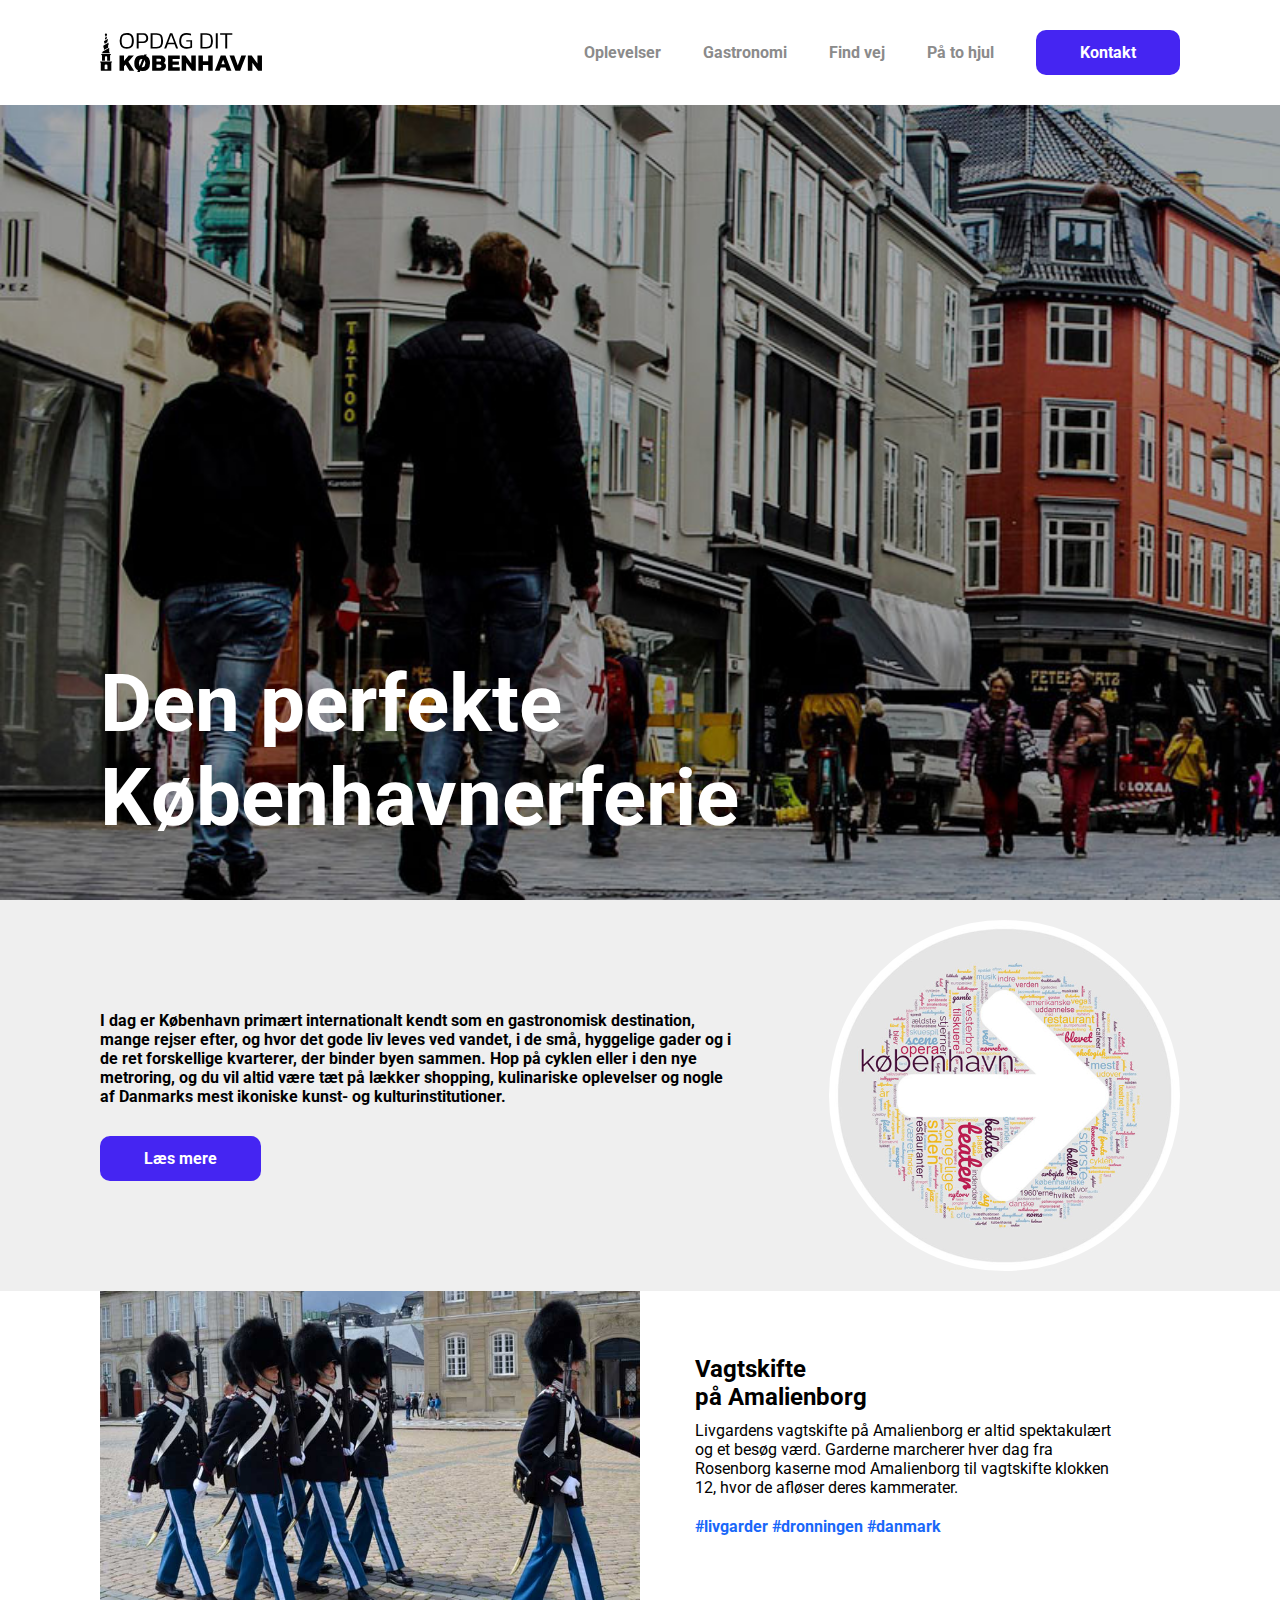
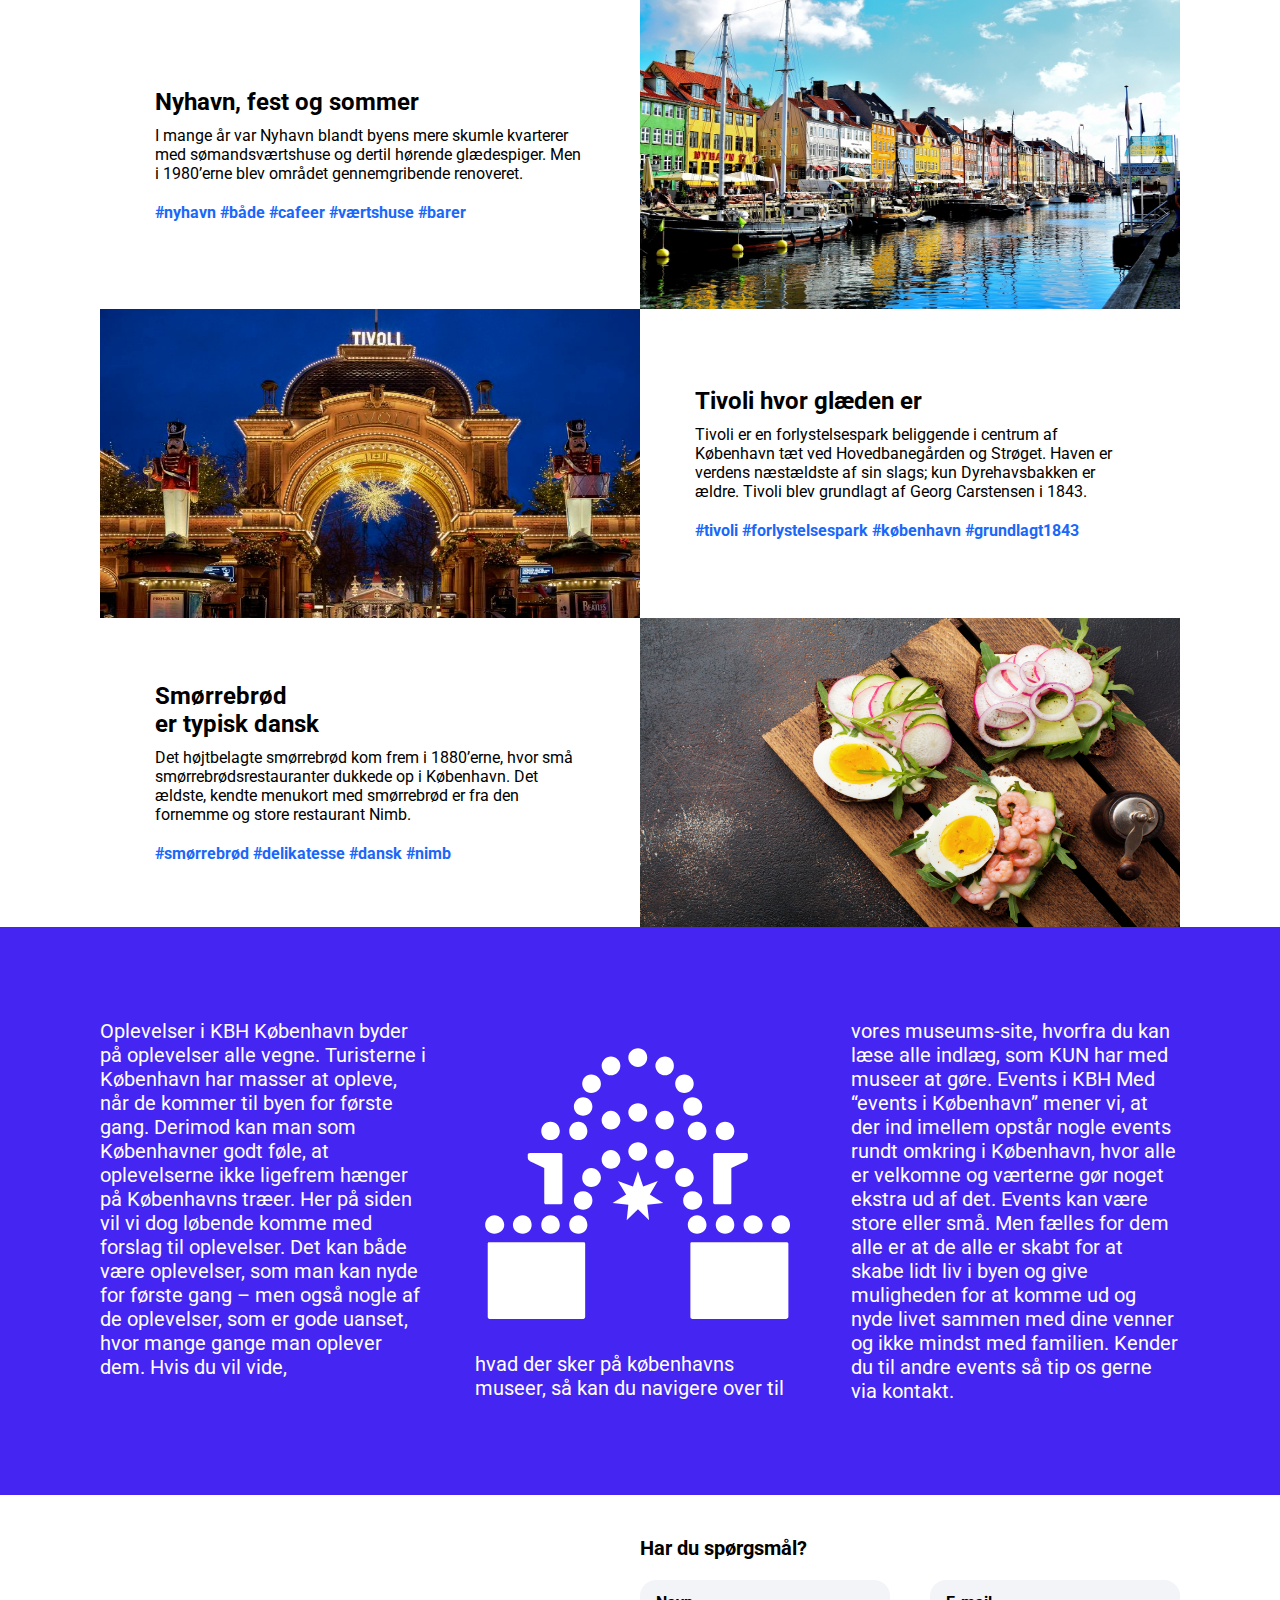
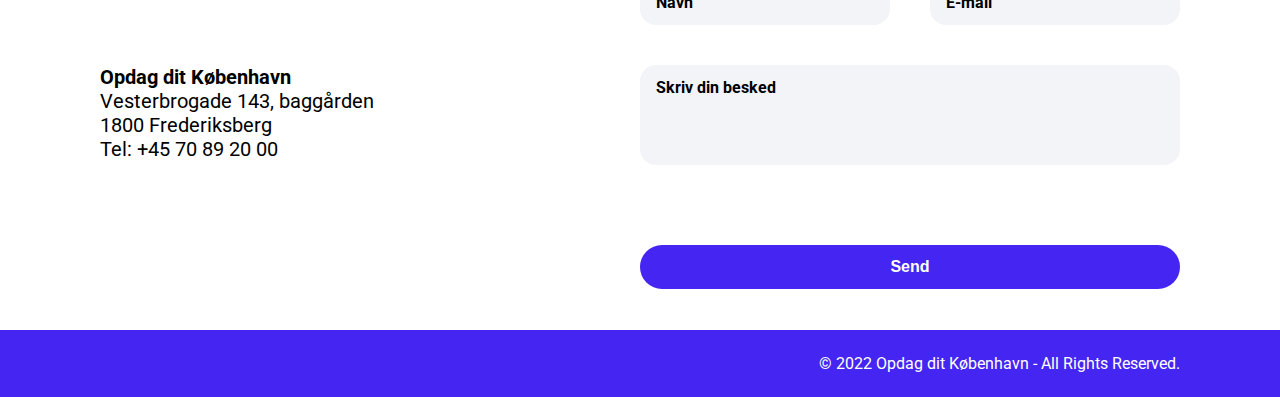
<file: index.html>
<!DOCTYPE html>
<html lang="da">
<head>
    <meta charset="UTF-8">
    <meta http-equiv="X-UA-Compatible" content="IE=edge">
    <meta name="viewport" content="width=device-width, initial-scale=1.0">
    <title>OPDAG DIT KØBENHAVN</title>
    <!-- css -->
    <link rel="stylesheet" href="css/style.css">
    <!-- javascript -->
    <script src="javascript/app.js" defer></script>
    <!-- fonts -->
    <link rel="preconnect" href="https://fonts.googleapis.com">
    <link rel="preconnect" href="https://fonts.gstatic.com" crossorigin>
    <link href="https://fonts.googleapis.com/css2?family=Roboto:ital,wght@0,100;0,300;0,400;0,500;0,700;0,900;1,100;1,300;1,400;1,500;1,700;1,900&display=swap" rel="stylesheet">

    <link rel="stylesheet" href="https://cdnjs.cloudflare.com/ajax/libs/font-awesome/6.2.1/css/all.min.css" integrity="sha512-MV7K8+y+gLIBoVD59lQIYicR65iaqukzvf/nwasF0nqhPay5w/9lJmVM2hMDcnK1OnMGCdVK+iQrJ7lzPJQd1w==" crossorigin="anonymous" referrerpolicy="no-referrer" />

</head>
<body>
    <!-- nav -->
    <div class="nav-wrapper">
        <nav>
            <img src="assets/icons/logo.svg" alt="Opdag dit København logo" class="logo">
            <ul>
                <li><a href="#">Oplevelser</a></li>
                <li><a href="#">Gastronomi</a></li>
                <li><a href="#">Find vej</a></li>
                <li><a href="#">På to hjul</a></li>
                <a href="#" class="btn">Kontakt</a>
            </ul>
            <div id="toggle-menu">
                <i class="fa-solid fa-bars-staggered close"></i>
                <i class="fa-solid fa-xmark open"></i>
            </div>
        </nav>
    </div>
    <!-- hero section -->
    <header>
        <div class="align-hero">
            <h1>
                Den perfekte
                <br>
                Københavnerferie
            </h1>
        </div>
    </header>
    <!-- about copenhagen -->
    <div class="grey-bg">
        <section id="about-cph">
            <article class="text">
                <p>
                    I dag er København primært internationalt kendt som en gastronomisk destination, mange rejser efter, og hvor det gode liv leves ved vandet, i de små, hyggelige gader og i de ret forskellige kvarterer, der binder byen sammen. Hop på cyklen eller i den nye metroring, og du vil altid være tæt på lækker shopping, kulinariske oplevelser og nogle af Danmarks mest ikoniske kunst- og kulturinstitutioner.
                </p>
                <a href="#" class="btn">Læs mere</a>
            </article>
            <img src="assets/wordcloud.svg" alt="Cloud of words about copenhagen">
        </section>
    </div>
    <!-- article grid -->
    <section id="article-grid">
        <img src="assets/Livgardens-vagtskifte.jpg" alt="Livgarde vagtskifte" class="img-1">
        <article class="text-box">
            <h2>
                Vagtskifte
                <br>
                på Amalienborg
            </h2>
            <p>
                Livgardens vagtskifte på Amalienborg er altid spektakulært og et besøg værd. Garderne marcherer hver dag fra Rosenborg kaserne mod Amalienborg til vagtskifte klokken 12, hvor de afløser deres kammerater.
            </p>
            <span class="hashtags">#livgarder #dronningen #danmark</span>
        </article>

        <article class="text-box">
            <h2>
                Nyhavn, fest og sommer
            </h2>
            <p>
                I mange år var Nyhavn blandt byens mere skumle kvarterer med sømandsværtshuse og dertil hørende glædespiger. Men i 1980’erne blev området gennemgribende renoveret.
            </p>
            <span class="hashtags">#nyhavn #både #cafeer #værtshuse #barer</span>
        </article>
        <img src="assets/nyhavn.jpg" alt="Nyhavn" class="img-2">

        <img src="assets/Tivoli.jpg" alt="Tivoli" class="img-3">
        <article class="text-box">
            <h2>
                Tivoli hvor glæden er
            </h2>
            <p>
                Tivoli er en forlystelsespark beliggende i centrum af København tæt ved Hovedbanegården og Strøget. Haven er verdens næstældste af sin slags; kun Dyrehavsbakken er ældre. Tivoli blev grundlagt af Georg Carstensen i 1843.
            </p>
            <span class="hashtags">#tivoli #forlystelsespark #københavn #grundlagt1843</span>
        </article>

        <article class="text-box">
            <h2>
                Smørrebrød
                <br>
                er typisk dansk
            </h2>
            <p>
                Det højtbelagte smørrebrød kom frem i 1880’erne, hvor små smørrebrødsrestauranter dukkede op i København. Det ældste, kendte menukort med smørrebrød er fra den fornemme og store restaurant Nimb.
            </p>
            <span class="hashtags">#smørrebrød #delikatesse #dansk #nimb</span>
        </article>
        <img src="assets/smørebrød.jpg" alt="smørebrød cafe København" class="img-4">
    </section>
    <!-- whats happening -->
    <div class="blue-bg">
        <section id="whats-happening">
        
            <p>
                Oplevelser i KBH
                København byder på oplevelser alle vegne. Turisterne i København har masser at opleve, når de kommer til byen for første gang. Derimod kan man som Københavner godt føle, at oplevelserne ikke ligefrem hænger på Københavns træer. Her på siden vil vi dog løbende komme med forslag til oplevelser. Det kan både være oplevelser, som man kan nyde for første gang – men også nogle af de oplevelser, som er gode uanset, hvor mange gange man oplever dem. Hvis du vil vide, 
                <img src="assets/icons/tivoliindgang.svg" alt="tivoliindgang icon">
                hvad der sker på københavns museer, så kan du navigere over til vores museums-site, hvorfra du kan læse alle indlæg, som KUN har med museer at gøre.
                Events i KBH
                Med “events i København” mener vi, at der ind imellem opstår nogle events rundt omkring i København, hvor alle er velkomne og værterne gør noget ekstra ud af det. Events kan være store eller små. Men fælles for dem alle er at de alle er skabt for at skabe lidt liv i byen og give muligheden for at komme ud og nyde livet sammen med dine venner og ikke mindst med familien. Kender du til andre events så tip os gerne via kontakt.
            </p>
        </section>
    </div>
    <footer>
        <div class="top-footer">
            <address class="contact-info">
                <strong>Opdag dit København</strong>
                <br>
                Vesterbrogade 143, baggården
                <br>
                1800 Frederiksberg
                <br>
                Tel: +45 70 89 20 00
            </address>
        <div class="form-field">
            <h3>Har du spørgsmål?</h3>
            <form>
                <input type="text" name="Name" placeholder="Navn" id="Users-name">
                <input type="text" name="Email" placeholder="E-mail" id="Users-email">
                <textarea name="Message" placeholder="Skriv din besked" id="Users-Message"></textarea>
                <div class="errors">
                    <ul>
                        <span id="name-error">vi har brug for et navn</span>
                        <span id="email-error">vi har brug for en rigtig email</span>
                        <span id="message-error">din besked er ikke lang nok, skal mindst fylde 30 karaktere.</span>
                    </ul>
                </div>
                <button class="btn" id="contact-button">Send</button>
            
            </form>
        </div>
        </div>
        <div class="blue-bg">
            <div class="bottom-footer">
                <ul>
                    <li><a href="#"><i class="fa-brands fa-facebook-f"></i></a></li>
                    <li><a href="#"><i class="fa-brands fa-instagram"></i></a></li>
                    <li><a href="#"><i class="fa-brands fa-youtube"></i></a></li>
                </ul>
                <p>© 2022 Opdag dit København - All Rights Reserved.</p>
            </div>
        </div>
    </footer>
    
</body>
</html>
</file>
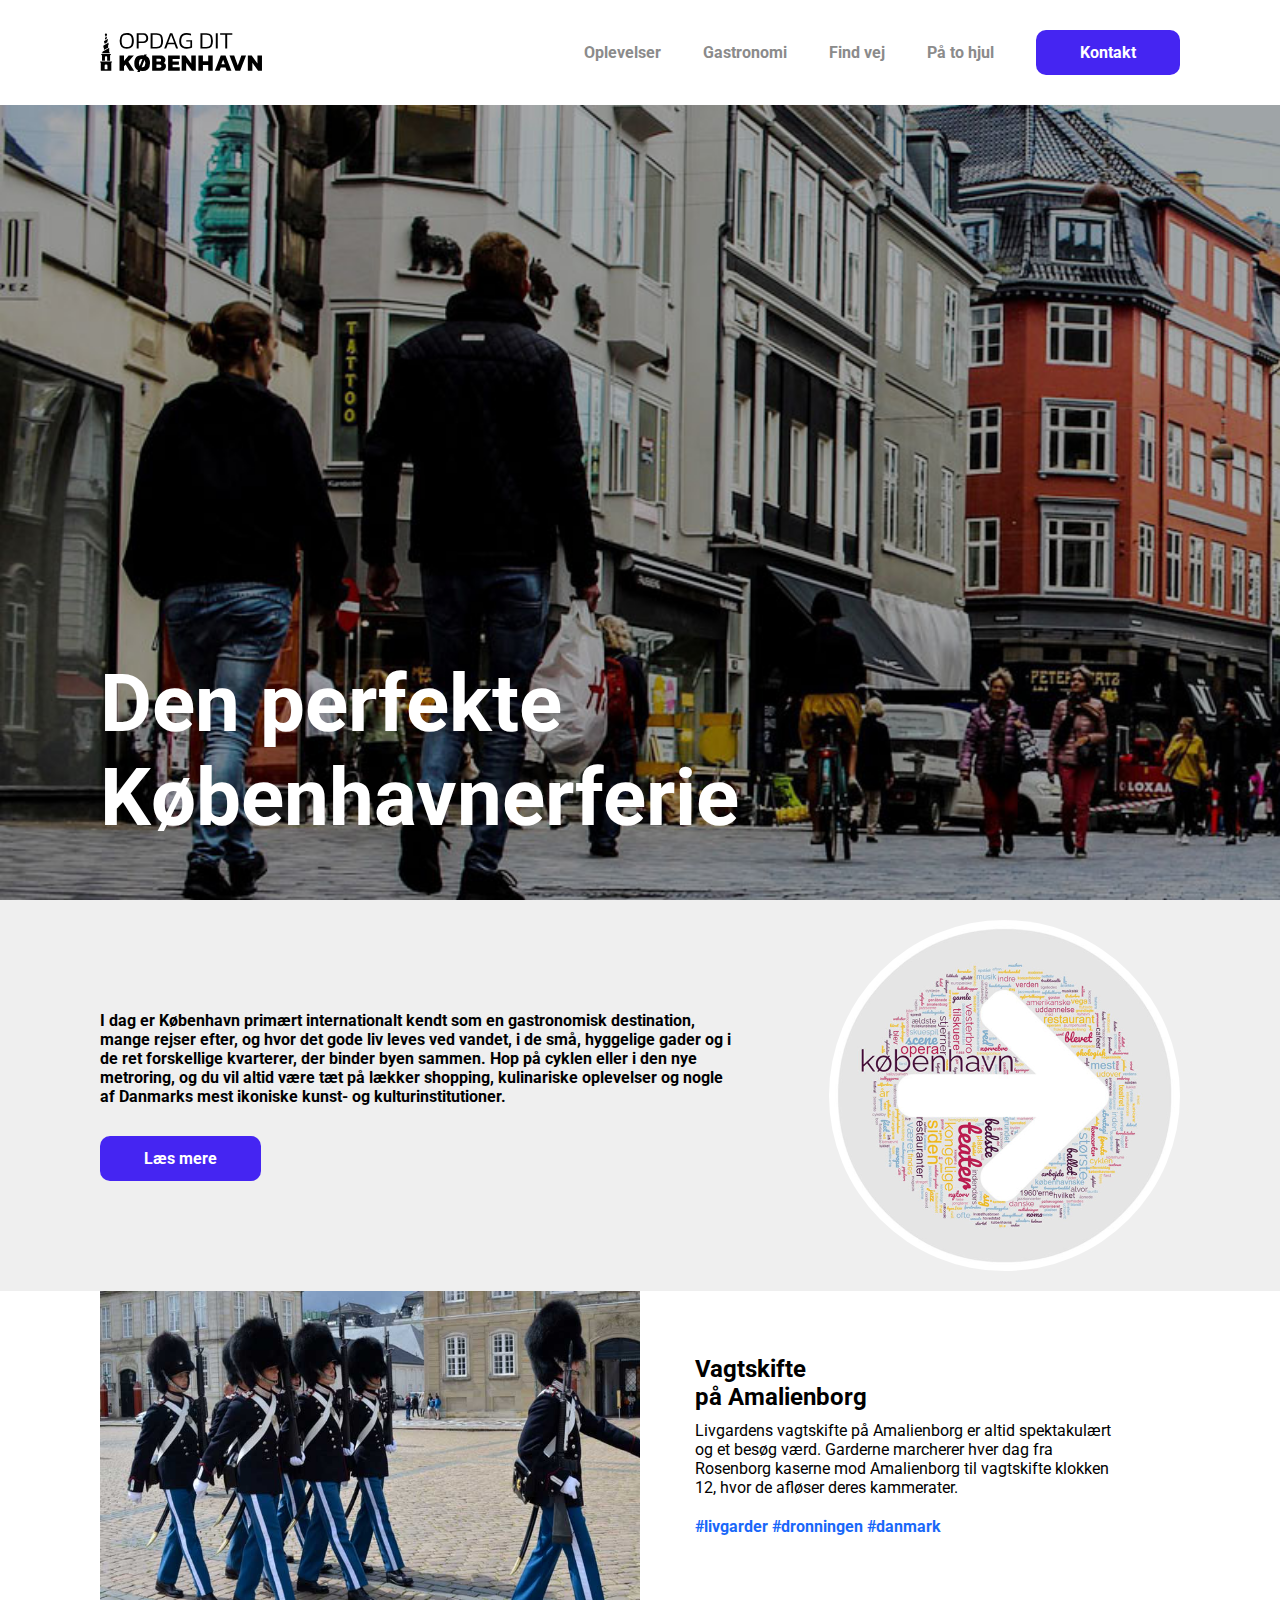
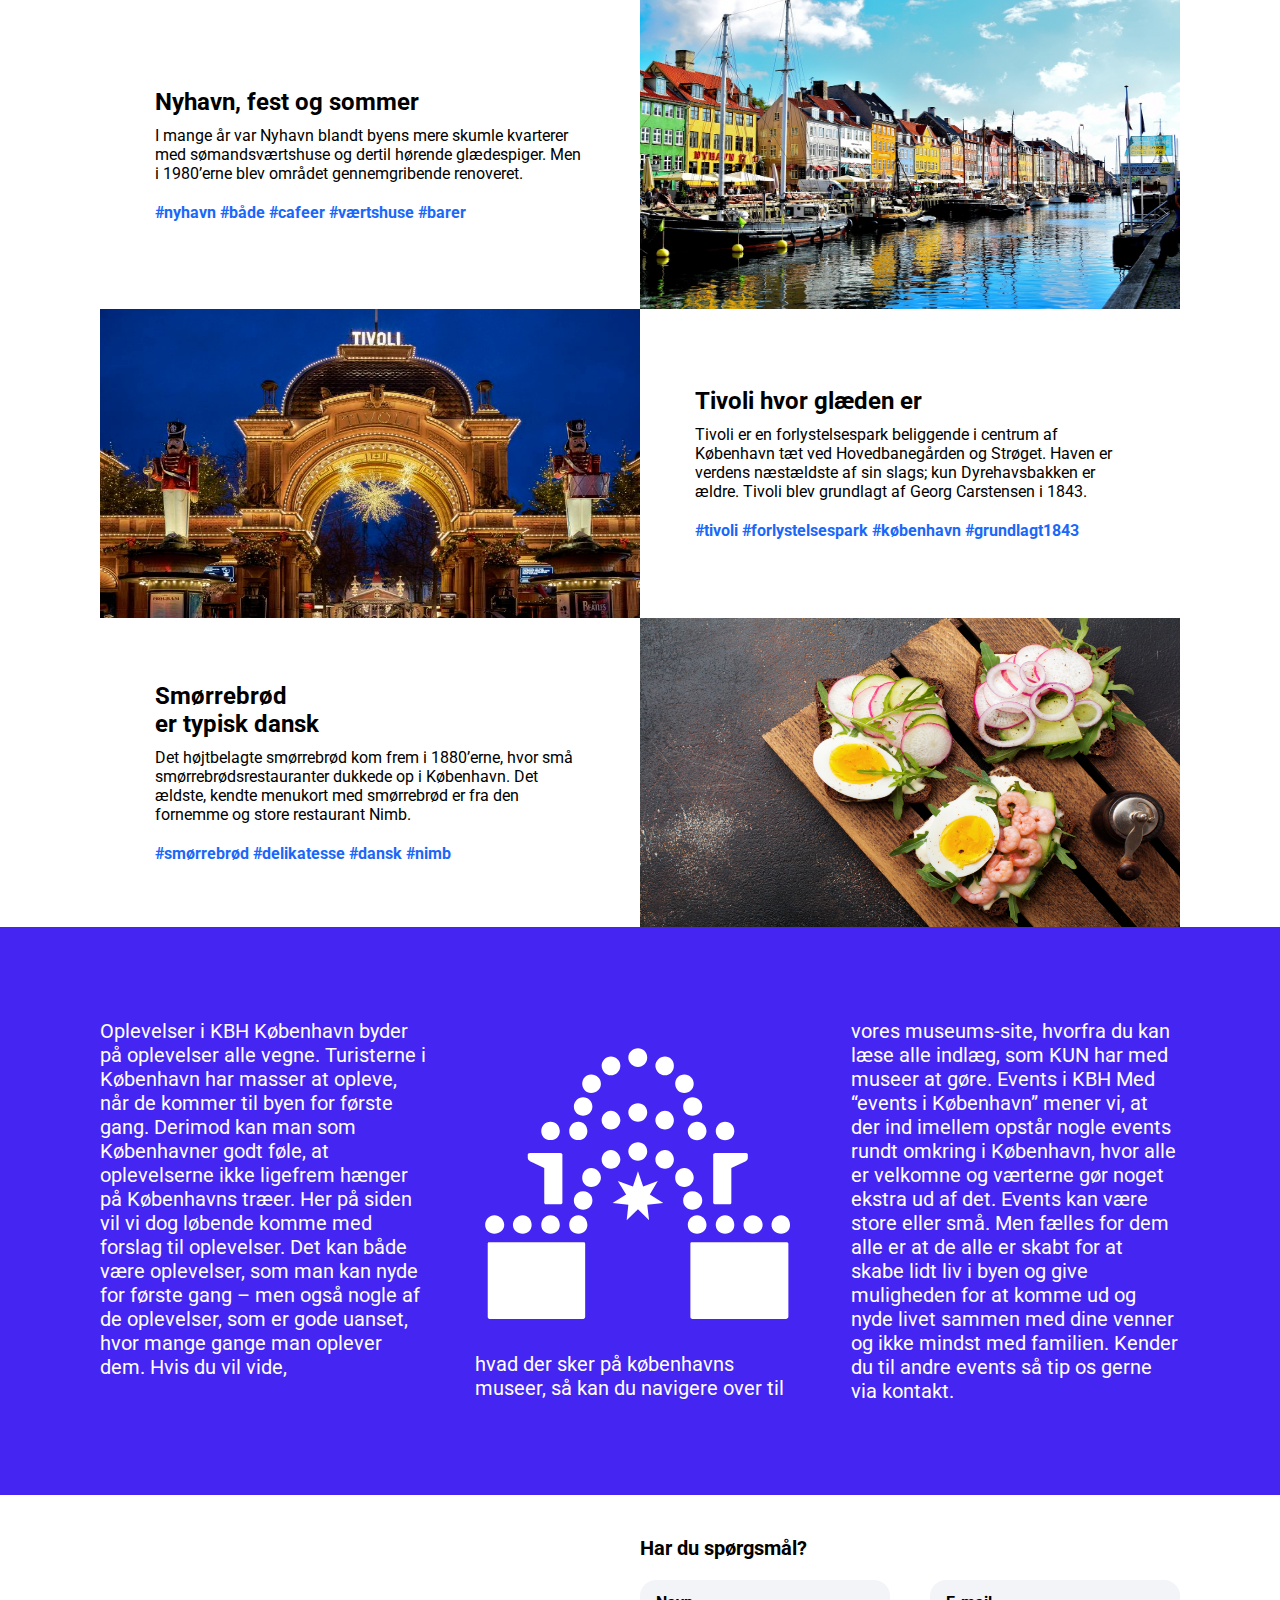
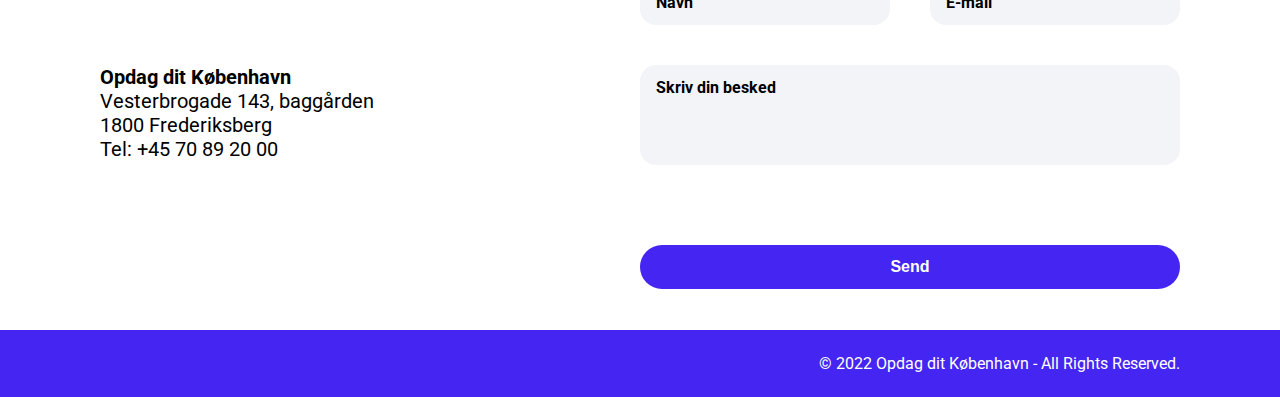
<file: opdag-dit-københavn/index.html>
<!DOCTYPE html>
<html lang="da">
<head>
    <meta charset="UTF-8">
    <meta http-equiv="X-UA-Compatible" content="IE=edge">
    <meta name="viewport" content="width=device-width, initial-scale=1.0">
    <title>OPDAG DIT KØBENHAVN</title>
    <!-- css -->
    <link rel="stylesheet" href="css/style.css">
    <!-- javascript -->
    <script src="javascript/app.js" defer></script>
    <!-- fonts -->
    <link rel="preconnect" href="https://fonts.googleapis.com">
    <link rel="preconnect" href="https://fonts.gstatic.com" crossorigin>
    <link href="https://fonts.googleapis.com/css2?family=Roboto:ital,wght@0,100;0,300;0,400;0,500;0,700;0,900;1,100;1,300;1,400;1,500;1,700;1,900&display=swap" rel="stylesheet">

    <link rel="stylesheet" href="https://cdnjs.cloudflare.com/ajax/libs/font-awesome/6.2.1/css/all.min.css" integrity="sha512-MV7K8+y+gLIBoVD59lQIYicR65iaqukzvf/nwasF0nqhPay5w/9lJmVM2hMDcnK1OnMGCdVK+iQrJ7lzPJQd1w==" crossorigin="anonymous" referrerpolicy="no-referrer" />

</head>
<body>
    <!-- nav -->
    <div class="nav-wrapper">
        <nav>
            <img src="assets/icons/logo.svg" alt="Opdag dit København logo" class="logo">
            <ul>
                <li><a href="#">Oplevelser</a></li>
                <li><a href="#">Gastronomi</a></li>
                <li><a href="#">Find vej</a></li>
                <li><a href="#">På to hjul</a></li>
                <a href="#" class="btn">Kontakt</a>
            </ul>
            <div id="toggle-menu">
                <i class="fa-solid fa-bars-staggered close"></i>
                <i class="fa-solid fa-xmark open"></i>
            </div>
        </nav>
    </div>
    <!-- hero section -->
    <header>
        <div class="align-hero">
            <h1>
                Den perfekte
                <br>
                Københavnerferie
            </h1>
        </div>
    </header>
    <!-- about copenhagen -->
    <div class="grey-bg">
        <section id="about-cph">
            <article class="text">
                <p>
                    I dag er København primært internationalt kendt som en gastronomisk destination, mange rejser efter, og hvor det gode liv leves ved vandet, i de små, hyggelige gader og i de ret forskellige kvarterer, der binder byen sammen. Hop på cyklen eller i den nye metroring, og du vil altid være tæt på lækker shopping, kulinariske oplevelser og nogle af Danmarks mest ikoniske kunst- og kulturinstitutioner.
                </p>
                <a href="#" class="btn">Læs mere</a>
            </article>
            <img src="assets/wordcloud.svg" alt="Cloud of words about copenhagen">
        </section>
    </div>
    <!-- article grid -->
    <section id="article-grid">
        <img src="assets/Livgardens-vagtskifte.jpg" alt="Livgarde vagtskifte" class="img-1">
        <article class="text-box">
            <h2>
                Vagtskifte
                <br>
                på Amalienborg
            </h2>
            <p>
                Livgardens vagtskifte på Amalienborg er altid spektakulært og et besøg værd. Garderne marcherer hver dag fra Rosenborg kaserne mod Amalienborg til vagtskifte klokken 12, hvor de afløser deres kammerater.
            </p>
            <span class="hashtags">#livgarder #dronningen #danmark</span>
        </article>

        <article class="text-box">
            <h2>
                Nyhavn, fest og sommer
            </h2>
            <p>
                I mange år var Nyhavn blandt byens mere skumle kvarterer med sømandsværtshuse og dertil hørende glædespiger. Men i 1980’erne blev området gennemgribende renoveret.
            </p>
            <span class="hashtags">#nyhavn #både #cafeer #værtshuse #barer</span>
        </article>
        <img src="assets/nyhavn.jpg" alt="Nyhavn" class="img-2">

        <img src="assets/Tivoli.jpg" alt="Tivoli" class="img-3">
        <article class="text-box">
            <h2>
                Tivoli hvor glæden er
            </h2>
            <p>
                Tivoli er en forlystelsespark beliggende i centrum af København tæt ved Hovedbanegården og Strøget. Haven er verdens næstældste af sin slags; kun Dyrehavsbakken er ældre. Tivoli blev grundlagt af Georg Carstensen i 1843.
            </p>
            <span class="hashtags">#tivoli #forlystelsespark #københavn #grundlagt1843</span>
        </article>

        <article class="text-box">
            <h2>
                Smørrebrød
                <br>
                er typisk dansk
            </h2>
            <p>
                Det højtbelagte smørrebrød kom frem i 1880’erne, hvor små smørrebrødsrestauranter dukkede op i København. Det ældste, kendte menukort med smørrebrød er fra den fornemme og store restaurant Nimb.
            </p>
            <span class="hashtags">#smørrebrød #delikatesse #dansk #nimb</span>
        </article>
        <img src="assets/smørebrød.jpg" alt="smørebrød cafe København" class="img-4">
    </section>
    <!-- whats happening -->
    <div class="blue-bg">
        <section id="whats-happening">
        
            <p>
                Oplevelser i KBH
                København byder på oplevelser alle vegne. Turisterne i København har masser at opleve, når de kommer til byen for første gang. Derimod kan man som Københavner godt føle, at oplevelserne ikke ligefrem hænger på Københavns træer. Her på siden vil vi dog løbende komme med forslag til oplevelser. Det kan både være oplevelser, som man kan nyde for første gang – men også nogle af de oplevelser, som er gode uanset, hvor mange gange man oplever dem. Hvis du vil vide, 
                <img src="assets/icons/tivoliindgang.svg" alt="tivoliindgang icon">
                hvad der sker på københavns museer, så kan du navigere over til vores museums-site, hvorfra du kan læse alle indlæg, som KUN har med museer at gøre.
                Events i KBH
                Med “events i København” mener vi, at der ind imellem opstår nogle events rundt omkring i København, hvor alle er velkomne og værterne gør noget ekstra ud af det. Events kan være store eller små. Men fælles for dem alle er at de alle er skabt for at skabe lidt liv i byen og give muligheden for at komme ud og nyde livet sammen med dine venner og ikke mindst med familien. Kender du til andre events så tip os gerne via kontakt.
            </p>
        </section>
    </div>
    <footer>
        <div class="top-footer">
            <address class="contact-info">
                <strong>Opdag dit København</strong>
                <br>
                Vesterbrogade 143, baggården
                <br>
                1800 Frederiksberg
                <br>
                Tel: +45 70 89 20 00
            </address>
        <div class="form-field">
            <h3>Har du spørgsmål?</h3>
            <form id="contact-us">
                <input type="text" name="Name" placeholder="Navn" id="Users-name">
                <input type="text" name="Email" placeholder="E-mail" id="Users-email">
                <textarea name="Message" placeholder="Skriv din besked" id="Users-Message"></textarea>
                <div class="errors">
                    <ul>
                        <span id="name-error">vi har brug for et navn</span>
                        <span id="email-error">vi har brug for en rigtig email</span>
                        <span id="message-error">din besked er ikke lang nok, skal mindst fylde 30 karaktere.</span>
                    </ul>
                </div>
                <button class="btn" id="contact-button">Send</button>
            
            </form>
        </div>
        </div>
        <div class="blue-bg">
            <div class="bottom-footer">
                <ul>
                    <li><a href="#"><i class="fa-brands fa-facebook-f"></i></a></li>
                    <li><a href="#"><i class="fa-brands fa-instagram"></i></a></li>
                    <li><a href="#"><i class="fa-brands fa-youtube"></i></a></li>
                </ul>
                <p>© 2022 Opdag dit København - All Rights Reserved.</p>
            </div>
        </div>
    </footer>
    
</body>
</html>
</file>
<file: css/style.css>
*,
*::before,
*::after {
    padding: 0;
    margin: 0;
    box-sizing: border-box;
}
 
html {
    font-size: 62.5%;
}
body{
    font-family: 'Roboto', sans-serif;
}
h1{
    font-size: clamp(5rem ,7vw ,8rem);
    font-weight: bold;
}
h2{
    font-size: 2.4rem;
}
h3{
    font-size: 2rem;
}
p{
    font-size: 1.6rem;
}
/* nav */
.nav-wrapper{
    width: 100%;
    background-color: #fff;
}
nav{
    display: flex;
    justify-content: space-between;
    align-items: center;
    max-width: 108rem;
    margin: 0 auto;
    width: 100%;
    padding: 3rem 0;
}
nav #toggle-menu{
    display: none;
}
nav ul{
    display: flex;
    gap: 4.2rem;
    list-style-type: none;
    align-items: center;
}
nav ul li a{
    font-size: 1.6rem;
    font-weight: bold;
    text-decoration: none;
    color: #8B8B8B;
    position: relative;
}
nav ul li a::after{
    content: '';
    height: .2rem;
    width: 0%;
    position: absolute;
    background-color: #4525F2;
    border-radius: 100px;
    bottom: -1.1rem;
    left: 0;
    transition: 0.3s ease-in-out;
}
nav ul li a:hover{
    color: #000;
}
nav ul li a:hover::after{
    width: 100%;
}
.btn{
    color: #fff;
    text-decoration: none;
    background-color: #4525F2;
    padding: 1.3rem 4.4rem;
    border-radius: 1rem;
    display: inline-block;
    font-size: 1.6rem;
    font-weight: bold;
}
.btn:hover{
    background-color: #3921bd;
}
@media (max-width: 1080px) {
    nav{
        padding: 3rem 2rem;
    }
}
@media (max-width: 900px) {
    nav #toggle-menu{
        display: inline-block;
        font-size: 3rem;
    }
    nav #toggle-menu .open{
        display: none;
        width: 3rem;
        text-align: center;
    }
    nav.active #toggle-menu .open{
        display: inline-block;
    }
    nav.active #toggle-menu .close{
        display: none;
    }
    nav{
        position: relative;
    }
    nav ul{
        display: none;
        position: absolute;
        bottom: 0;
        left: 0;
        padding: 2rem;
        width: calc(100%);
        transform: translateY(100%);
        background-color: #fff;
        height: calc(100vh - 105px);
        place-content: center;
        text-align: center;
        z-index: 3;
    }
    nav.active ul{
        display: grid;
    }
    body.menu-open{
        position: fixed;
    }

}
/* hero */
header{
    height: calc(100vh - 105px);
    background-image: url(../assets/hero.jpg);
    background-position: bottom left;
    background-size: cover;
    color: #fff;
}
header .align-hero{
    max-width: 108rem;
    margin: 0 auto;
    height: 100%;
    position: relative;
}
header h1{
    position: absolute;
    bottom: 0;
    left: 0;
    margin-bottom: 5.5rem;
}
/* about copenhagen */
#about-cph{
    margin: 0 auto;
    max-width: 108rem;
    display: flex;
    gap: 9.1rem;
    align-items: center;
    padding: 2rem 0 2rem;
}
.grey-bg{
    width: 100%;
    background-color: #efefef;
}
#about-cph article, #about-cph img{

    font-weight: bold
}
#about-cph img{
    height: 351px;
    aspect-ratio: 1/1;
}
#about-cph article p{
    margin-bottom: 3rem;
}
@media (max-width: 1080px) {
    #about-cph{
        padding: 2rem;
    }
}
@media (max-width: 750px) {
    #about-cph{
        flex-direction: column;
        gap: 2rem;
    }
    #about-cph article{
        margin-left: auto;
        display: flex;
        flex-direction: column;
        justify-content: center;
        text-align: center;

    }
    #about-cph article .btn{
        margin: 0 auto;
    }
}
/* article grid */
#article-grid{
    max-width: 108rem;
    margin: 0 auto;
    display: grid;
    grid-template-columns: 1fr 1fr;
}
#article-grid img, #article-grid article{
    grid-row: span 1;
    grid-column: span 1;
    width: 100%;
}
#article-grid img{
    aspect-ratio: 540/309;
}
#article-grid article{
    display: grid;
    place-content: center;
    padding: 3.3rem 5.5rem;
}
#article-grid article p{
    margin: 1rem 0 2rem;
}
#article-grid article span{
    color: #1968F9;
    font-weight: bold;
    font-size: 1.6rem;
}
@media (max-width: 1080px){
    #article-grid{
        padding: 2rem;
    }
}
@media (max-width: 1000px){
    #article-grid img{
        aspect-ratio: unset;
        height: 100%;
        width: 100%;
        object-fit: cover;
        object-position: center;
    }
}
@media (max-width: 630px){
    #article-grid{
        grid-template-columns: 1fr ;
        grid-template-rows: 1fr 1fr 1fr 1fr 1fr 1fr 1fr 1fr ;
    }
    #article-grid .img-1{
        grid-row: 2/3;
    }
    #article-grid .img-2{
        grid-row: 4/5;
    }
    #article-grid .img-3{
        grid-row: 6/7;
    }
    #article-grid .img-4{
        grid-row: 8/9;
}
}
/* whats happening */
.blue-bg{
    background-color: #4525F2;
    color: #fff;
}
#whats-happening{
    max-width: 108rem;
    margin: 0 auto;
    width: 100%;
}
#whats-happening p{
    padding: 9.2rem 0;
    columns: 30rem 3;
    column-gap: 4.6rem;
    font-size: 2rem;
    color: #fff;
}
@media (max-width: 1080px){
    #whats-happening{
        padding: 2rem;
    }
}
/* footer */
footer{
    display: flex;
    flex-direction: column;
}
footer .top-footer{
    margin: 0 auto;
    max-width: 108rem;
    width: 100%;
    display: flex;
    align-items: center;
    padding: 4.1rem 0;
}
footer .top-footer address, footer .top-footer .form-field{
    width: 50%;
}
footer .top-footer address{
    font-size: 2rem;
    font-style: normal;
}
footer .top-footer .form-field form{
    display: grid;
    grid-template-columns: 1fr 1fr;
    gap: 4rem;
    margin-top: 2rem;
}
footer .top-footer .form-field form input{
    grid-column: span 1;
}
footer .top-footer .form-field form textarea,
footer .top-footer .form-field form button,
footer .top-footer .form-field form .errors,
footer .top-footer .form-field form span
{
    grid-column: span 2;
}
footer .top-footer .form-field form textarea,
footer .top-footer .form-field form button,
footer .top-footer .form-field form .errors,
footer .top-footer .form-field form input{
    width: 100%;
}
footer .top-footer .form-field form .errors{
    display: flex;
    flex-direction: column;
    font-size: 1.6rem;
    color: red;
    list-style-position: inside;
}
footer .top-footer .form-field form .errors span{
    display: none;
}
footer .top-footer .form-field form .errors span.error{
    display: list-item;
}
footer .top-footer .form-field form textarea,
footer .top-footer .form-field form input{
    padding: 1.3rem 1.6rem;
    font-size: 1.6rem;
    border: none;
    background-color: #F2F4F8;
    border-radius: 1.6rem;
    font-family: 'Roboto', sans-serif;
}
footer .top-footer .form-field form textarea::placeholder,
footer .top-footer .form-field form input::placeholder{
    color: #000;
    font-weight: bold;
}
footer .top-footer .form-field form textarea:focus,
footer .top-footer .form-field form input:focus{
    outline: none;
}
footer .top-footer .form-field form textarea{
    resize: none;
    height: 10rem;
}
footer .top-footer .form-field form button{
    border-radius: 100px;
    border: none;
}

footer .top-footer .form-field form textarea.error,
footer .top-footer .form-field form input.error{
    border: red 1px solid;
    color: red;
}

footer .top-footer .form-field form textarea.error::placeholder,
footer .top-footer .form-field form input.error::placeholder{
    color: red;
}
footer .top-footer .form-field form textarea.good,
footer .top-footer .form-field form input.good{
    border: green 1px solid;
    color: green;
}
footer .top-footer .form-field form textarea.good::placeholder,
footer .top-footer .form-field form input.good::placeholder{
    color: green;
}

footer .bottom-footer{
    display: flex;
    justify-content: space-between;
    max-width: 108rem;
    margin: 0 auto;
    width: 100%;
    align-items: center;
    padding: 2.4rem 0;
}
footer .bottom-footer ul{
    display: flex;
    list-style-type: none;
    gap: 2.5rem;

}
footer .bottom-footer ul li a{
    font-size: 4.3rem;
    color: #fff;
}
@media (max-width: 1080px) {
    footer .top-footer{
        padding: 4rem 2rem;
    }
    footer .bottom-footer{
        padding: 2rem;
    }
}
@media (max-width: 750px){
    footer .top-footer{
        flex-direction: column;
    }
    footer .top-footer address, footer .top-footer .form-field{
        width: 100%;
    }
    footer .top-footer address{
        text-align: center;
        padding-bottom: 5rem;
    }
    footer .top-footer h3{
        text-align: center;
    }
}
@media (max-width: 500px){
    footer .bottom-footer{
        flex-direction: column;
        gap: 2rem;
    }
}
</file>
<file: opdag-dit-københavn/css/style.css>
*,
*::before,
*::after {
    padding: 0;
    margin: 0;
    box-sizing: border-box;
}
 
html {
    font-size: 62.5%;
}
body{
    font-family: 'Roboto', sans-serif;
}
h1{
    font-size: clamp(4rem ,7vw ,8rem);
    font-weight: bold;
}
h2{
    font-size: 2.4rem;
}
h3{
    font-size: 2rem;
}
p{
    font-size: 1.6rem;
}
/* nav */
.nav-wrapper{
    width: 100%;
    background-color: #fff;
}
nav{
    display: flex;
    justify-content: space-between;
    align-items: center;
    max-width: 108rem;
    margin: 0 auto;
    width: 100%;
    padding: 3rem 0;
}
nav #toggle-menu{
    display: none;
}
nav ul{
    display: flex;
    gap: 4.2rem;
    list-style-type: none;
    align-items: center;
}
nav ul li a{
    font-size: 1.6rem;
    font-weight: bold;
    text-decoration: none;
    color: #8B8B8B;
    position: relative;
}
nav ul li a::after{
    content: '';
    height: .2rem;
    width: 0%;
    position: absolute;
    background-color: #4525F2;
    border-radius: 100px;
    bottom: -1.1rem;
    left: 0;
    transition: 0.3s ease-in-out;
}
nav ul li a:hover{
    color: #000;
}
nav ul li a:hover::after{
    width: 100%;
}
.btn{
    color: #fff;
    text-decoration: none;
    background-color: #4525F2;
    padding: 1.3rem 4.4rem;
    border-radius: 1rem;
    display: inline-block;
    font-size: 1.6rem;
    font-weight: bold;
}
.btn:hover{
    background-color: #3921bd;
}
@media (max-width: 1080px) {
    nav{
        padding: 3rem 2rem;
    }
}
@media (max-width: 900px) {
    nav #toggle-menu{
        display: inline-block;
        font-size: 3rem;
    }
    nav #toggle-menu .open{
        display: none;
        width: 3rem;
        text-align: center;
    }
    nav.active #toggle-menu .open{
        display: inline-block;
    }
    nav.active #toggle-menu .close{
        display: none;
    }
    nav{
        position: relative;
    }
    nav ul{
        display: none;
        position: absolute;
        bottom: 0;
        left: 0;
        padding: 2rem;
        width: calc(100%);
        transform: translateY(100%);
        background-color: #fff;
        height: calc(100vh - 105px);
        place-content: center;
        text-align: center;
        z-index: 3;
    }
    nav.active ul{
        display: grid;
    }
    body.menu-open{
        position: fixed;
    }

}
/* hero */
header{
    height: calc(100vh - 105px);
    background-image: url(../assets/hero.jpg);
    background-position: bottom left;
    background-size: cover;
    color: #fff;
}
header .align-hero{
    max-width: 108rem;
    margin: 0 auto;
    height: 100%;
    position: relative;
}
header h1{
    position: absolute;
    bottom: 0;
    left: 0;
    margin-bottom: 5.5rem;
}
/* about copenhagen */
#about-cph{
    margin: 0 auto;
    max-width: 108rem;
    display: flex;
    gap: 9.1rem;
    align-items: center;
    padding: 2rem 0 2rem;
}
.grey-bg{
    width: 100%;
    background-color: #efefef;
}
#about-cph article, #about-cph img{

    font-weight: bold
}
#about-cph img{
    height: 351px;
    aspect-ratio: 1/1;
}
#about-cph article p{
    margin-bottom: 3rem;
}
@media (max-width: 1080px) {
    #about-cph{
        padding: 2rem;
    }
}
@media (max-width: 750px) {
    #about-cph{
        flex-direction: column;
        gap: 2rem;
    }
    #about-cph article{
        margin-left: auto;
        display: flex;
        flex-direction: column;
        justify-content: center;
        text-align: center;

    }
    #about-cph article .btn{
        margin: 0 auto;
    }
}
/* article grid */
#article-grid{
    max-width: 108rem;
    margin: 0 auto;
    display: grid;
    grid-template-columns: 1fr 1fr;
}
#article-grid img, #article-grid article{
    grid-row: span 1;
    grid-column: span 1;
    width: 100%;
}
#article-grid img{
    aspect-ratio: 540/309;
}
#article-grid article{
    display: grid;
    place-content: center;
    padding: 3.3rem 5.5rem;
}
#article-grid article p{
    margin: 1rem 0 2rem;
}
#article-grid article span{
    color: #1968F9;
    font-weight: bold;
    font-size: 1.6rem;
}
@media (max-width: 1080px){
    #article-grid{
        padding: 2rem;
    }
}
@media (max-width: 1000px){
    #article-grid img{
        aspect-ratio: unset;
        height: 100%;
        width: 100%;
        object-fit: cover;
        object-position: center;
    }
}
@media (max-width: 630px){
    #article-grid{
        grid-template-columns: 1fr ;
        grid-template-rows: 1fr 1fr 1fr 1fr 1fr 1fr 1fr 1fr ;
    }
    #article-grid .img-1{
        grid-row: 2/3;
    }
    #article-grid .img-2{
        grid-row: 4/5;
    }
    #article-grid .img-3{
        grid-row: 6/7;
    }
    #article-grid .img-4{
        grid-row: 8/9;
}
}
/* whats happening */
.blue-bg{
    background-color: #4525F2;
    color: #fff;
}
#whats-happening{
    max-width: 108rem;
    margin: 0 auto;
    width: 100%;
}
#whats-happening p{
    padding: 9.2rem 0;
    columns: 30rem 3;
    column-gap: 4.6rem;
    font-size: 2rem;
    color: #fff;
}
@media (max-width: 1080px){
    #whats-happening{
        padding: 2rem;
    }
}
/* footer */
footer{
    display: flex;
    flex-direction: column;
}
footer .top-footer{
    margin: 0 auto;
    max-width: 108rem;
    width: 100%;
    display: flex;
    align-items: center;
    padding: 4.1rem 0;
}
footer .top-footer address, footer .top-footer .form-field{
    width: 50%;
}
footer .top-footer address{
    font-size: 2rem;
    font-style: normal;
}
footer .top-footer .form-field form{
    display: grid;
    grid-template-columns: 1fr 1fr;
    gap: 4rem;
    margin-top: 2rem;
}
footer .top-footer .form-field form input{
    grid-column: span 1;
}
footer .top-footer .form-field form textarea,
footer .top-footer .form-field form button,
footer .top-footer .form-field form .errors,
footer .top-footer .form-field form span
{
    grid-column: span 2;
}
footer .top-footer .form-field form textarea,
footer .top-footer .form-field form button,
footer .top-footer .form-field form .errors,
footer .top-footer .form-field form input{
    width: 100%;
}
footer .top-footer .form-field form .errors{
    display: flex;
    flex-direction: column;
    font-size: 1.6rem;
    color: red;
    list-style-position: inside;
}
footer .top-footer .form-field form .errors span{
    display: none;
}
footer .top-footer .form-field form .errors span.error{
    display: list-item;
}
footer .top-footer .form-field form textarea,
footer .top-footer .form-field form input{
    padding: 1.3rem 1.6rem;
    font-size: 1.6rem;
    border: none;
    background-color: #F2F4F8;
    border-radius: 1.6rem;
    font-family: 'Roboto', sans-serif;
}
footer .top-footer .form-field form textarea::placeholder,
footer .top-footer .form-field form input::placeholder{
    color: #000;
    font-weight: bold;
}
footer .top-footer .form-field form textarea:focus,
footer .top-footer .form-field form input:focus{
    outline: none;
}
footer .top-footer .form-field form textarea{
    resize: none;
    height: 10rem;
}
footer .top-footer .form-field form button{
    border-radius: 100px;
    border: none;
}

footer .top-footer .form-field form textarea.error,
footer .top-footer .form-field form input.error{
    border: red 1px solid;
    color: red;
}

footer .top-footer .form-field form textarea.error::placeholder,
footer .top-footer .form-field form input.error::placeholder{
    color: red;
}
footer .top-footer .form-field form textarea.good,
footer .top-footer .form-field form input.good{
    border: green 1px solid;
    color: green;
}
footer .top-footer .form-field form textarea.good::placeholder,
footer .top-footer .form-field form input.good::placeholder{
    color: green;
}

footer .bottom-footer{
    display: flex;
    justify-content: space-between;
    max-width: 108rem;
    margin: 0 auto;
    width: 100%;
    align-items: center;
    padding: 2.4rem 0;
}
footer .bottom-footer ul{
    display: flex;
    list-style-type: none;
    gap: 2.5rem;

}
footer .bottom-footer ul li a{
    font-size: 4.3rem;
    color: #fff;
}
@media (max-width: 1080px) {
    footer .top-footer{
        padding: 4rem 2rem;
    }
    footer .bottom-footer{
        padding: 2rem;
    }
}
@media (max-width: 750px){
    footer .top-footer{
        flex-direction: column;
    }
    footer .top-footer address, footer .top-footer .form-field{
        width: 100%;
    }
    footer .top-footer address{
        text-align: center;
        padding-bottom: 5rem;
    }
    footer .top-footer h3{
        text-align: center;
    }
}
@media (max-width: 500px){
    footer .bottom-footer{
        flex-direction: column;
        gap: 2rem;
    }
}
</file>
